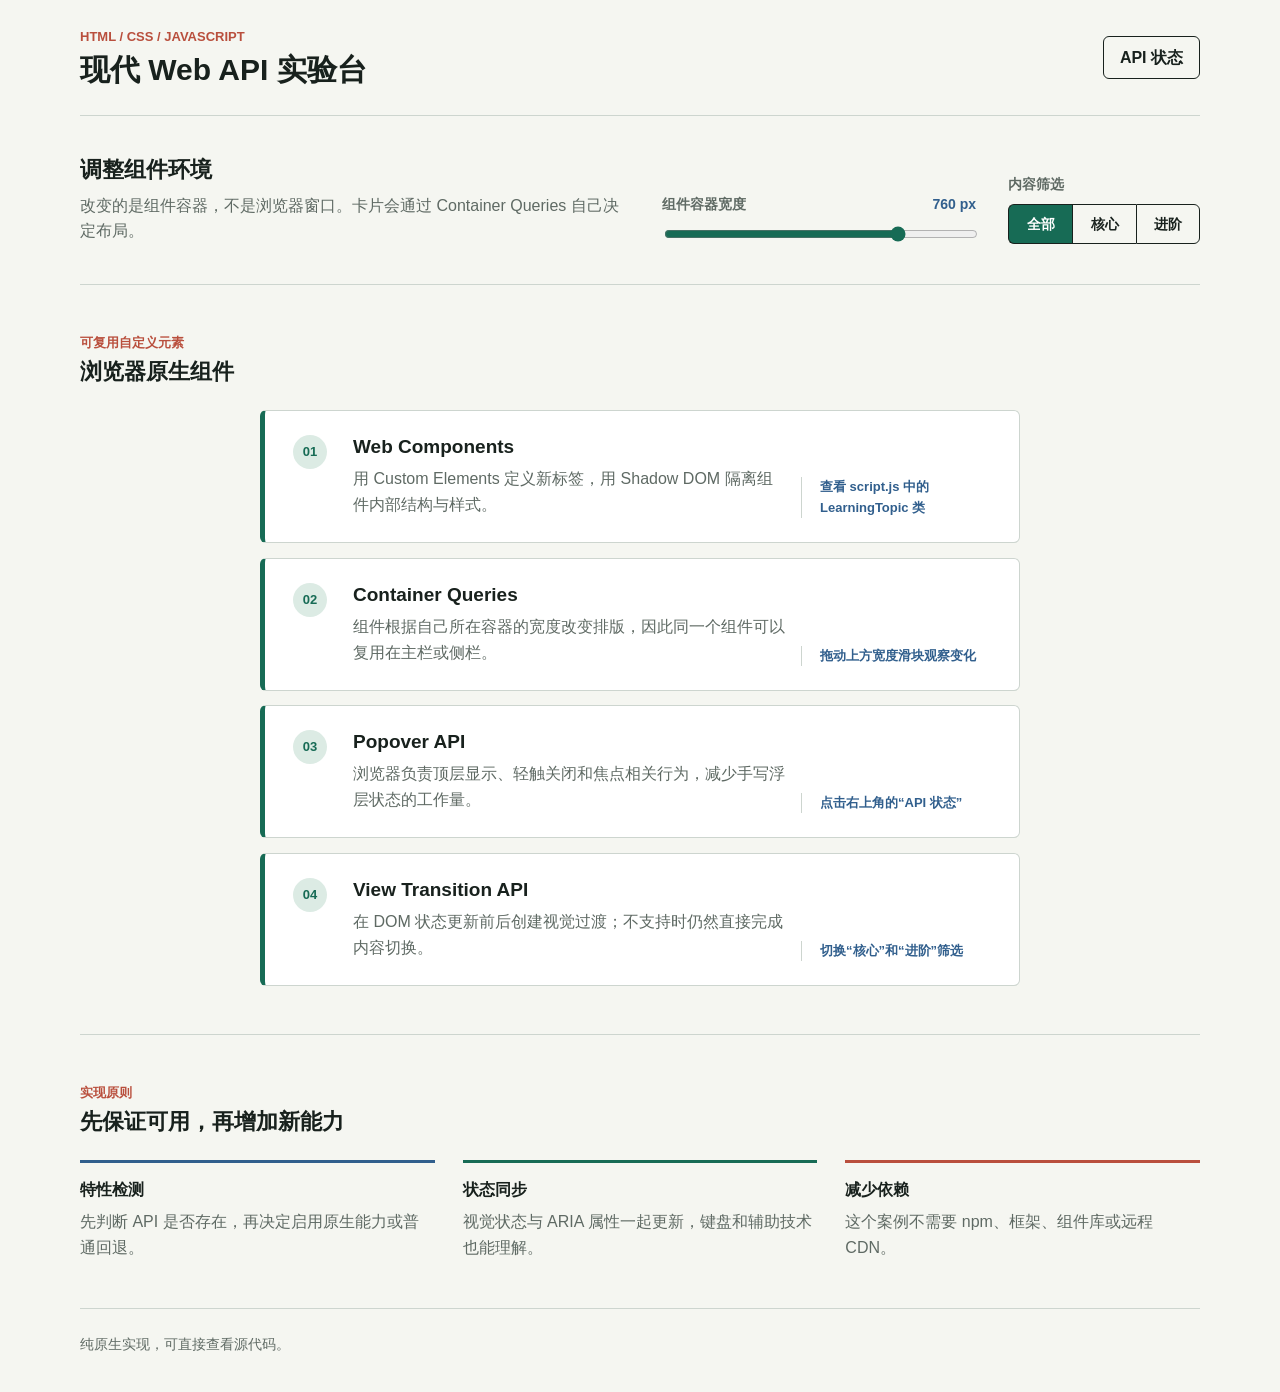
<file: HTML/Examples/modern-web-apis/index.html>
<!doctype html>
<html lang="zh-CN">
<head>
  <meta charset="UTF-8">
  <meta name="viewport" content="width=device-width, initial-scale=1.0">
  <meta name="description" content="使用原生 Web Components、Container Queries、Popover 和 View Transitions 的教学案例。">
  <title>现代 Web API 实验台</title>
  <link rel="icon" href="data:,">
  <link rel="stylesheet" href="style.css">
  <script src="script.js" defer></script>
</head>
<body>
  <header class="topbar">
    <div>
      <p class="section-label">HTML / CSS / JavaScript</p>
      <h1>现代 Web API 实验台</h1>
    </div>
    <button
      class="status-button"
      id="popover-button"
      type="button"
      aria-controls="api-popover"
      aria-expanded="false"
    >
      API 状态
    </button>
  </header>

  <main>
    <section class="control-band" aria-labelledby="control-title">
      <div class="control-intro">
        <h2 id="control-title">调整组件环境</h2>
        <p>改变的是组件容器，不是浏览器窗口。卡片会通过 Container Queries 自己决定布局。</p>
      </div>

      <label class="width-control" for="stage-width">
        <span>组件容器宽度</span>
        <output id="width-output" for="stage-width">760 px</output>
        <input id="stage-width" type="range" min="320" max="900" value="760" step="20">
      </label>

      <div class="filter-control">
        <span id="filter-label">内容筛选</span>
        <div class="segmented-control" role="group" aria-labelledby="filter-label">
          <button type="button" data-filter="all" aria-pressed="true">全部</button>
          <button type="button" data-filter="core" aria-pressed="false">核心</button>
          <button type="button" data-filter="advanced" aria-pressed="false">进阶</button>
        </div>
      </div>
    </section>

    <section class="demo-band" aria-labelledby="demo-title">
      <div class="section-heading">
        <p class="section-label">可复用自定义元素</p>
        <h2 id="demo-title">浏览器原生组件</h2>
      </div>

      <div class="component-stage" id="component-stage">
        <learning-topic category="core" level="01">
          <span slot="title">Web Components</span>
          用 Custom Elements 定义新标签，用 Shadow DOM 隔离组件内部结构与样式。
          <span slot="meta">查看 script.js 中的 LearningTopic 类</span>
        </learning-topic>

        <learning-topic category="core" level="02">
          <span slot="title">Container Queries</span>
          组件根据自己所在容器的宽度改变排版，因此同一个组件可以复用在主栏或侧栏。
          <span slot="meta">拖动上方宽度滑块观察变化</span>
        </learning-topic>

        <learning-topic category="advanced" level="03">
          <span slot="title">Popover API</span>
          浏览器负责顶层显示、轻触关闭和焦点相关行为，减少手写浮层状态的工作量。
          <span slot="meta">点击右上角的“API 状态”</span>
        </learning-topic>

        <learning-topic category="advanced" level="04">
          <span slot="title">View Transition API</span>
          在 DOM 状态更新前后创建视觉过渡；不支持时仍然直接完成内容切换。
          <span slot="meta">切换“核心”和“进阶”筛选</span>
        </learning-topic>
      </div>

      <p class="empty-state" id="empty-state" hidden>当前筛选没有可显示的组件。</p>
    </section>

    <section class="principles-band" aria-labelledby="principles-title">
      <div class="section-heading">
        <p class="section-label">实现原则</p>
        <h2 id="principles-title">先保证可用，再增加新能力</h2>
      </div>
      <dl class="principle-list">
        <div>
          <dt>特性检测</dt>
          <dd>先判断 API 是否存在，再决定启用原生能力或普通回退。</dd>
        </div>
        <div>
          <dt>状态同步</dt>
          <dd>视觉状态与 ARIA 属性一起更新，键盘和辅助技术也能理解。</dd>
        </div>
        <div>
          <dt>减少依赖</dt>
          <dd>这个案例不需要 npm、框架、组件库或远程 CDN。</dd>
        </div>
      </dl>
    </section>
  </main>

  <aside class="api-popover" id="api-popover" hidden>
    <p class="section-label">当前浏览器</p>
    <h2>原生 API 支持情况</h2>
    <ul id="support-list"></ul>
    <p class="support-note">不支持的功能会使用基础回退，不影响阅读内容。</p>
  </aside>

  <footer>
    <p>纯原生实现，可直接查看源代码。</p>
  </footer>
</body>
</html>
</file>
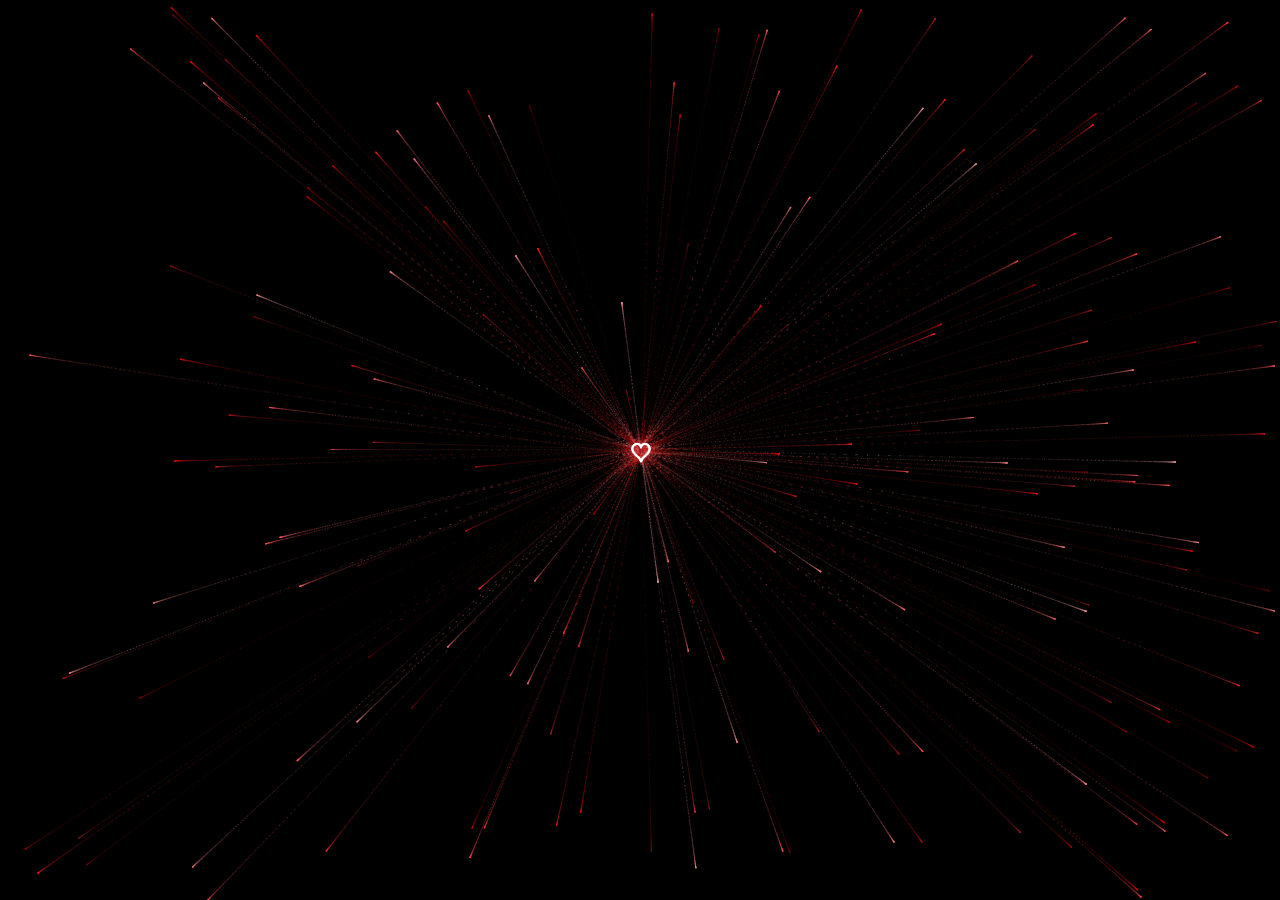
<file: HTML/Love/LoveYou-33/index.html>
<!DOCTYPE html>
<html lang="zh-CN">
<head>
    <meta http-equiv="Content-Type" content="text/html; charset=UTF-8"> <!-- 设置文档类型和字符编码 -->
    <meta name="viewport" content="width=device-width, initial-scale=1.0">
    <title>💗</title> <!-- 设置网页标题 -->
    <style>
        canvas {
            position: absolute; /* 绝对定位，使canvas覆盖整个窗口 */
            left: 0; /* canvas左侧位置 */
            top: 0; /* canvas顶部位置 */
            width: 100%; /* canvas宽度为100% */
            height: 100%; /* canvas高度为100% */
            background-color: rgba(0, 0, 0, .2); /* canvas背景色为半透明黑色 */
        }
    </style>
</head>
<body>

<canvas id="heart" width="1920" height="947"></canvas> <!-- 创建一个canvas元素用于绘制心形图案 -->
<script>
    // 兼容不同浏览器的requestAnimationFrame实现
    window.requestAnimationFrame =
        window.__requestAnimationFrame || // 首先检查自定义实现
        window.requestAnimationFrame || // 标准实现
        window.webkitRequestAnimationFrame || // Safari实现
        window.mozRequestAnimationFrame || // Firefox实现
        window.oRequestAnimationFrame || // Opera实现
        window.msRequestAnimationFrame || // IE实现
        (function () { // 如果以上都不支持，使用setTimeout模拟
            return function (callback, element) {
                var lastTime = element.__lastTime; // 获取上次时间
                if (lastTime === undefined) {
                    lastTime = 0; // 如果未定义则初始化为0
                }
                var currTime = Date.now(); // 当前时间
                var timeToCall = Math.max(1, 33 - (currTime - lastTime)); // 计算调用时间
                window.setTimeout(callback, timeToCall); // 设置超时
                element.__lastTime = currTime + timeToCall; // 更新最后一次时间
            };
        })();

    // 检测是否为移动设备
    window.isDevice = (/android|webos|iphone|ipad|ipod|blackberry|iemobile|opera mini/i.test(((navigator.userAgent || navigator.vendor || window.opera)).toLowerCase()));
    
    var loaded = false; // 标记页面是否已加载
    var init = function () {
        if (loaded) return; // 如果已加载则不重复执行
        loaded = true; // 标记为已加载

        var mobile = window.isDevice; // 检查当前是否为移动设备
        var koef = mobile ? 0.5 : 1; // 根据设备类型设置缩放系数
        var canvas = document.getElementById('heart'); // 获取canvas元素
        var ctx = canvas.getContext('2d'); // 获取2D上下文
        var width = canvas.width = koef * innerWidth; // 设置canvas宽度
        var height = canvas.height = koef * innerHeight; // 设置canvas高度
        var rand = Math.random; // 缓存随机数函数
        ctx.fillStyle = "rgba(0,0,0,1)"; // 设置填充颜色为黑色
        ctx.fillRect(0, 0, width, height); // 填充整个canvas为黑色

        // 定义心形位置函数
        var heartPosition = function (rad) {
            // 使用心形参数方程计算坐标
            return [Math.pow(Math.sin(rad), 3), -(15 * Math.cos(rad) - 5 * Math.cos(2 * rad) - 2 * Math.cos(3 * rad) - Math.cos(4 * rad))];
        };

        // 变换坐标系函数
        var scaleAndTranslate = function (pos, sx, sy, dx, dy) {
            return [dx + pos[0] * sx, dy + pos[1] * sy]; // 根据比例和位移返回新坐标
        };

        // 监听窗口大小改变事件
        window.addEventListener('resize', function () {
            width = canvas.width = koef * innerWidth; // 更新canvas宽度
            height = canvas.height = koef * innerHeight; // 更新canvas高度
            ctx.fillStyle = "rgba(0,0,0,1)"; // 设置填充颜色为黑色
            ctx.fillRect(0, 0, width, height); // 填充整个canvas为黑色
        });

        var traceCount = mobile ? 20 : 50; // 根据设备类型设置追踪点数量
        var pointsOrigin = []; // 存储心形原始点
        var i;
        var dr = mobile ? 0.3 : 0.1; // 根据设备类型设置步长
        // 生成心形的原始点
        for (i = 0; i < Math.PI * 2; i += dr) pointsOrigin.push(scaleAndTranslate(heartPosition(i), 210, 13, 0, 0));
        for (i = 0; i < Math.PI * 2; i += dr) pointsOrigin.push(scaleAndTranslate(heartPosition(i), 150, 9, 0, 0));
        for (i = 0; i < Math.PI * 2; i += dr) pointsOrigin.push(scaleAndTranslate(heartPosition(i), 90, 5, 0, 0));
        var heartPointsCount = pointsOrigin.length; // 获取心形点的数量

        var targetPoints = []; // 存储目标点
        // 更新目标点位置的脉动函数
        var pulse = function (kx, ky) {
            for (i = 0; i < pointsOrigin.length; i++) {
                targetPoints[i] = []; // 初始化目标点数组
                targetPoints[i][0] = kx * pointsOrigin[i][0] + width / 2; // 计算目标点x坐标
                targetPoints[i][1] = ky * pointsOrigin[i][1] + height / 2; // 计算目标点y坐标
            }
        };

        var e = []; // 存储粒子
        for (i = 0; i < heartPointsCount; i++) {
            var x = rand() * width; // 随机生成x坐标
            var y = rand() * height; // 随机生成y坐标
            e[i] = { // 初始化粒子属性
                vx: 0, // x方向速度
                vy: 0, // y方向速度
                R: 2, // 粒子半径
                speed: rand() + 5, // 粒子速度
                q: ~~(rand() * heartPointsCount), // 随机目标点索引
                D: 2 * (i % 2) - 1, // 方向标记，用于改变目标点
                force: 0.2 * rand() + 0.7, // 力的衰减因子
                f: "hsla(0," + ~~(40 * rand() + 60) + "%," + ~~(60 * rand() + 20) + "%,.3)", // 粒子颜色
                trace: [] // 追踪点
            };
            // 初始化追踪点
            for (var k = 0; k < traceCount; k++) e[i].trace[k] = {x: x, y: y};
        }

        // 配置项
        var config = {
            traceK: 0.4, // 追踪点的平滑系数
            timeDelta: 0.01 // 时间增量
        };

        var time = 0; // 初始化时间
        var loop = function () {
            var n = -Math.cos(time); // 计算脉动因子
            pulse((1 + n) * .5, (1 + n) * .5); // 更新目标点
            time += ((Math.sin(time)) < 0 ? 9 : (n > 0.8) ? .2 : 1) * config.timeDelta; // 更新时间
            ctx.fillStyle = "rgba(0,0,0,.1)"; // 设置填充颜色为半透明黑色
            ctx.fillRect(0, 0, width, height); // 清空canvas

            // 更新每个粒子
            for (i = e.length; i--;) {
                var u = e[i]; // 获取当前粒子
                var q = targetPoints[u.q]; // 获取目标点
                var dx = u.trace[0].x - q[0]; // 计算x方向的距离
                var dy = u.trace[0].y - q[1]; // 计算y方向的距离
                var length = Math.sqrt(dx * dx + dy * dy); // 计算两点间的距离
                if (10 > length) { // 如果距离小于10
                    if (0.95 < rand()) {
                        u.q = ~~(rand() * heartPointsCount); // 随机选择新的目标点
                    } else {
                        if (0.99 < rand()) {
                            u.D *= -1; // 反转方向
                        }
                        u.q += u.D; // 更新目标点索引
                        u.q %= heartPointsCount; // 确保索引在有效范围内
                        if (0 > u.q) {
                            u.q += heartPointsCount; // 如果索引小于0，循环回到最后
                        }
                    }
                }
                // 更新速度
                u.vx += -dx / length * u.speed; // x方向加速
                u.vy += -dy / length * u.speed; // y方向加速
                u.trace[0].x += u.vx; // 更新追踪点位置
                u.trace[0].y += u.vy; // 更新追踪点位置
                u.vx *= u.force; // 应用力的衰减
                u.vy *= u.force; // 应用力的衰减

                // 更新追踪点的平滑效果
                for (k = 0; k < u.trace.length - 1;) {
                    var T = u.trace[k]; // 当前追踪点
                    var N = u.trace[++k]; // 下一个追踪点
                    N.x -= config.traceK * (N.x - T.x); // 平滑处理x坐标
                    N.y -= config.traceK * (N.y - T.y); // 平滑处理y坐标
                }
                ctx.fillStyle = u.f; // 设置当前粒子的颜色
                // 绘制追踪点
                for (k = 0; k < u.trace.length; k++) {
                    ctx.fillRect(u.trace[k].x, u.trace[k].y, 1, 1); // 绘制追踪点
                }
            }
            ctx.fillStyle = "rgba(255,255,255,1)"; // 设置目标点颜色为白色
            // 绘制目标点
            for (i = u.trace.length + 13; i--;) ctx.fillRect(targetPoints[i][0], targetPoints[i][1], 2, 2); 

            window.requestAnimationFrame(loop, canvas); // 循环调用自身以实现动画效果
        };
        loop(); // 启动动画循环
    };

    // 检查文档加载状态并初始化
    var s = document.readyState; 
    if (s === 'complete' || s === 'loaded' || s === 'interactive') init(); // 如果页面已加载，则初始化
    else document.addEventListener('DOMContentLoaded', init, false); // 否则在DOMContentLoaded事件后初始化
</script>

</body>
</html>
</file>
<file: HTML/Examples/modern-web-apis/style.css>
:root {
  color-scheme: light;
  --paper: #f5f6f1;
  --surface: #ffffff;
  --ink: #18211d;
  --muted: #5f6a64;
  --line: #cdd5cf;
  --green: #176b55;
  --green-soft: #dcebe4;
  --coral: #b94f3d;
  --blue: #315f8d;
  font-family: Inter, "Segoe UI", "Microsoft YaHei", sans-serif;
}

* {
  box-sizing: border-box;
}

body {
  margin: 0;
  background: var(--paper);
  color: var(--ink);
  line-height: 1.6;
}

button,
input {
  font: inherit;
}

button {
  cursor: pointer;
}

.topbar,
main,
footer {
  width: min(1120px, calc(100% - 32px));
  margin-inline: auto;
}

.topbar {
  display: flex;
  align-items: center;
  justify-content: space-between;
  gap: 24px;
  min-height: 116px;
  border-bottom: 1px solid var(--line);
}

h1,
h2,
p {
  margin-top: 0;
}

h1 {
  margin-bottom: 0;
  font-size: 30px;
  line-height: 1.2;
  letter-spacing: 0;
}

h2 {
  margin-bottom: 8px;
  font-size: 22px;
  line-height: 1.3;
  letter-spacing: 0;
}

.section-label {
  margin-bottom: 4px;
  color: var(--coral);
  font-size: 13px;
  font-weight: 700;
  text-transform: uppercase;
}

.status-button,
.segmented-control button {
  min-height: 40px;
  border: 1px solid var(--ink);
  background: transparent;
  color: var(--ink);
  font-weight: 700;
}

.status-button {
  padding: 8px 16px;
  border-radius: 6px;
}

.status-button:hover,
.status-button:focus-visible {
  background: var(--ink);
  color: var(--surface);
}

.control-band {
  display: grid;
  grid-template-columns: minmax(0, 1.4fr) minmax(220px, 0.8fr) auto;
  gap: 32px;
  align-items: end;
  padding: 40px 0;
  border-bottom: 1px solid var(--line);
}

.control-intro p {
  max-width: 580px;
  margin-bottom: 0;
  color: var(--muted);
}

.width-control,
.filter-control {
  display: grid;
  gap: 8px;
  color: var(--muted);
  font-size: 14px;
  font-weight: 700;
}

.width-control {
  grid-template-columns: 1fr auto;
}

.width-control input {
  grid-column: 1 / -1;
  width: 100%;
  accent-color: var(--green);
}

.width-control output {
  color: var(--blue);
  font-variant-numeric: tabular-nums;
}

.segmented-control {
  display: grid;
  grid-template-columns: repeat(3, minmax(64px, 1fr));
}

.segmented-control button {
  padding: 6px 12px;
  border-right-width: 0;
}

.segmented-control button:first-child {
  border-radius: 6px 0 0 6px;
}

.segmented-control button:last-child {
  border-right-width: 1px;
  border-radius: 0 6px 6px 0;
}

.segmented-control button[aria-pressed="true"] {
  background: var(--green);
  color: var(--surface);
}

.demo-band,
.principles-band {
  padding: 48px 0;
}

.demo-band {
  border-bottom: 1px solid var(--line);
}

.section-heading {
  margin-bottom: 24px;
}

.component-stage {
  --stage-width: 760px;
  display: grid;
  gap: 14px;
  width: min(100%, var(--stage-width));
  margin-inline: auto;
}

learning-topic {
  display: block;
  container-type: inline-size;
  view-transition-name: match-element;
}

learning-topic[hidden] {
  display: none;
}

.empty-state {
  margin-bottom: 0;
  color: var(--muted);
}

.principle-list {
  display: grid;
  grid-template-columns: repeat(3, minmax(0, 1fr));
  gap: 28px;
  margin: 0;
}

.principle-list div {
  padding-top: 14px;
  border-top: 3px solid var(--blue);
}

.principle-list div:nth-child(2) {
  border-color: var(--green);
}

.principle-list div:nth-child(3) {
  border-color: var(--coral);
}

.principle-list dt {
  font-weight: 800;
}

.principle-list dd {
  margin: 6px 0 0;
  color: var(--muted);
}

.api-popover {
  width: min(360px, calc(100% - 32px));
  margin: 84px 24px auto auto;
  padding: 22px;
  border: 1px solid var(--ink);
  border-radius: 6px;
  background: var(--surface);
  color: var(--ink);
  box-shadow: 0 18px 50px rgb(24 33 29 / 18%);
}

.api-popover::backdrop {
  background: transparent;
}

.api-popover ul {
  display: grid;
  gap: 8px;
  margin: 18px 0;
  padding: 0;
  list-style: none;
}

.api-popover li {
  display: flex;
  justify-content: space-between;
  gap: 16px;
  padding-bottom: 8px;
  border-bottom: 1px solid var(--line);
}

.support-yes {
  color: var(--green);
  font-weight: 800;
}

.support-no {
  color: var(--coral);
  font-weight: 800;
}

.support-note,
footer {
  color: var(--muted);
}

footer {
  padding: 24px 0 36px;
  border-top: 1px solid var(--line);
  font-size: 14px;
}

footer p {
  margin-bottom: 0;
}

::view-transition-group(*) {
  animation-duration: 220ms;
}

@media (max-width: 820px) {
  .control-band {
    grid-template-columns: 1fr 1fr;
  }

  .control-intro {
    grid-column: 1 / -1;
  }

  .principle-list {
    grid-template-columns: 1fr;
  }
}

@media (max-width: 560px) {
  .topbar {
    flex-direction: column;
    align-items: flex-start;
    gap: 16px;
    min-height: auto;
    padding: 24px 0;
  }

  h1 {
    font-size: 25px;
  }

  .control-band {
    grid-template-columns: 1fr;
    gap: 24px;
  }

  .control-intro {
    grid-column: auto;
  }

  .status-button {
    align-self: flex-start;
  }
}

@media (prefers-reduced-motion: reduce) {
  *,
  *::before,
  *::after {
    scroll-behavior: auto !important;
    animation-duration: 0.01ms !important;
    animation-iteration-count: 1 !important;
    transition-duration: 0.01ms !important;
  }
}
</file>
